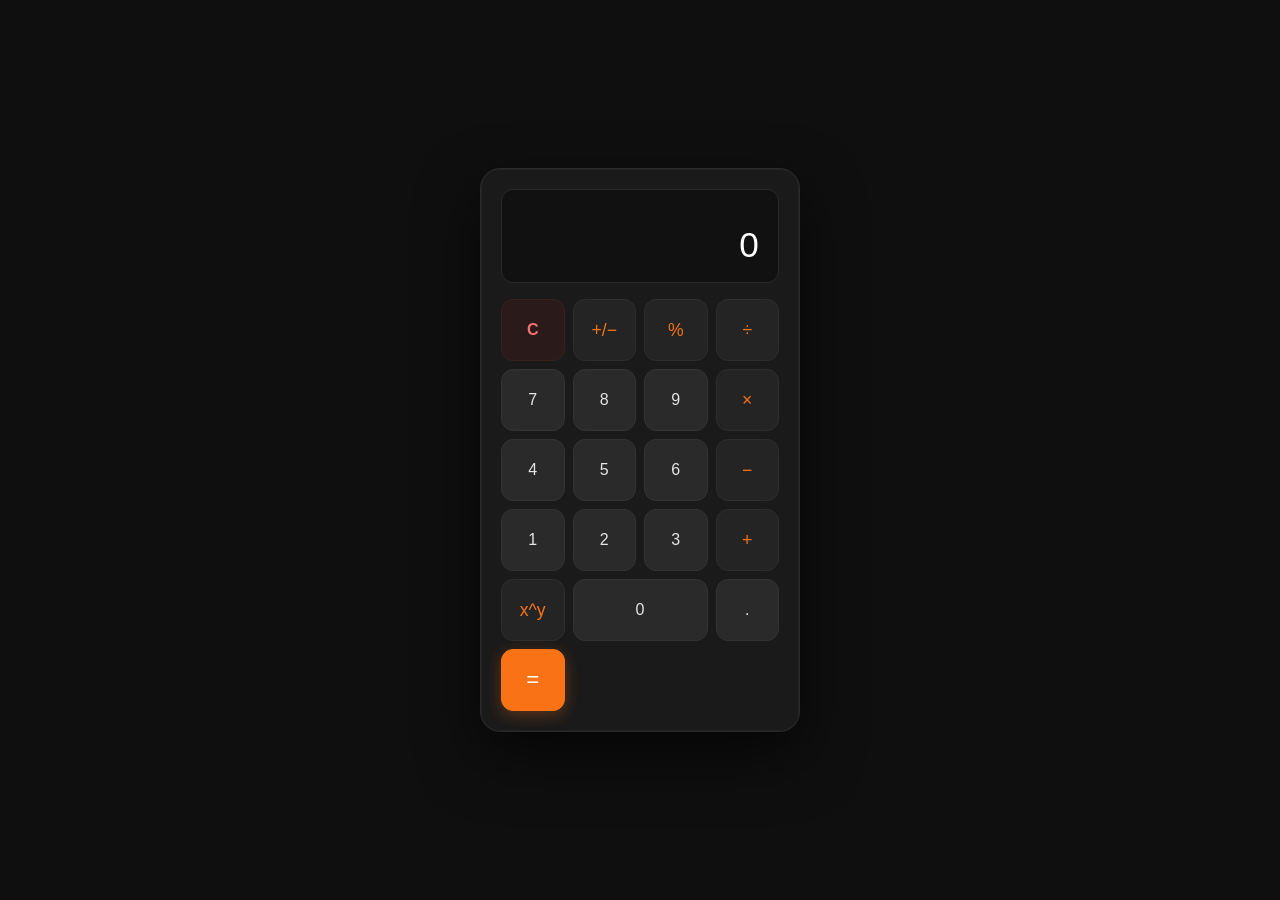
<file: csc 426/calculator-app/index.html>
<!DOCTYPE html>
<html lang="en">
<head>
  <meta charset="UTF-8">
  <meta name="viewport" content="width=device-width, initial-scale=1.0">
  <title>Document</title>
  <link rel="stylesheet" href="style.css">
</head>
<body>
  <div class="calculator" role="application" aria-label="Calculator">
  <div class="display" aria-live="polite">
    <div class="display-expr" id="expr"></div>
    <div class="display-val"  id="val">0</div>
  </div>

  <div class="grid">
    <button class="btn-clear" onclick="calc.clear()"       aria-label="Clear">C</button>
    <button class="btn-op"    onclick="calc.toggleSign()"  aria-label="Toggle sign">+/−</button>
    <button class="btn-op"    onclick="calc.op('%')"       aria-label="Modulus">%</button>
    <button class="btn-op"    onclick="calc.op('/')"       aria-label="Divide">÷</button>

    <button onclick="calc.digit('7')">7</button>
    <button onclick="calc.digit('8')">8</button>
    <button onclick="calc.digit('9')">9</button>
    <button class="btn-op" onclick="calc.op('*')"  aria-label="Multiply">×</button>

    <button onclick="calc.digit('4')">4</button>
    <button onclick="calc.digit('5')">5</button>
    <button onclick="calc.digit('6')">6</button>
    <button class="btn-op" onclick="calc.op('-')"  aria-label="Subtract">−</button>

    <button onclick="calc.digit('1')">1</button>
    <button onclick="calc.digit('2')">2</button>
    <button onclick="calc.digit('3')">3</button>
    <button class="btn-op" onclick="calc.op('+')"  aria-label="Add">+</button>

    <button class="btn-op" onclick="calc.op('^')"  aria-label="Power">x^y</button>
    <button class="btn-zero" onclick="calc.digit('0')">0</button>
    <button onclick="calc.dot()">.</button>
    <button class="btn-eq" onclick="calc.equals()" aria-label="Equals">=</button>
  </div>
</div>


<script src="script.js"></script>
</body>
</html>
</file>
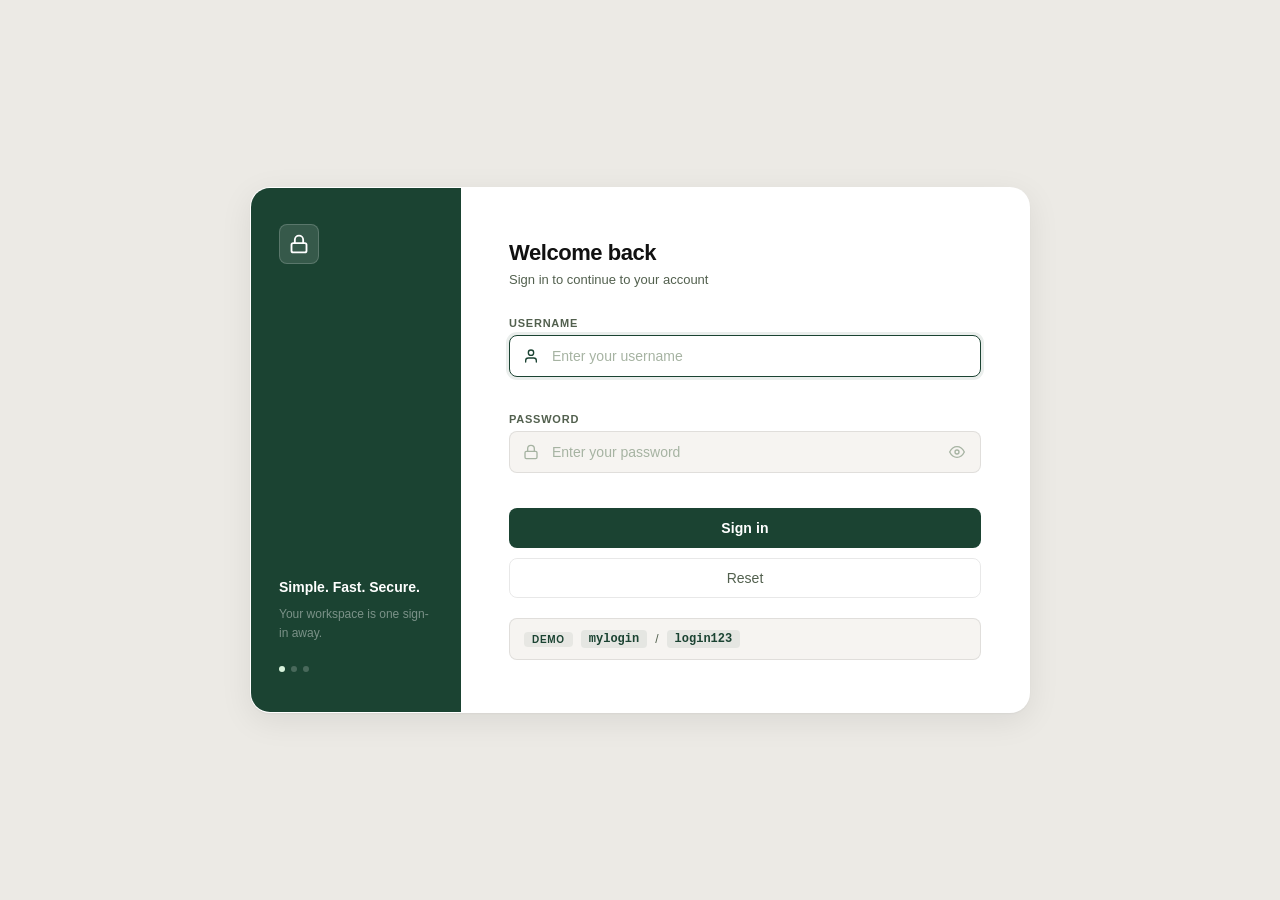
<file: csc 426/login-app/index.html>
<!DOCTYPE html>
<html lang="en">
<head>
  <meta charset="UTF-8" />
  <meta name="viewport" content="width=device-width, initial-scale=1.0" />
  <title>Sign In</title>
  <link rel="stylesheet" href="style.css" />
</head>
<body>

  <div class="page">
    <div class="card">

      <!-- Left panel -->
      <div class="card-left">
        <div class="brand-icon">
          <svg width="20" height="20" viewBox="0 0 24 24" fill="none" stroke="currentColor" stroke-width="2.2" stroke-linecap="round" stroke-linejoin="round"><rect x="3" y="11" width="18" height="11" rx="2"/><path d="M7 11V7a5 5 0 0 1 10 0v4"/></svg>
        </div>
        <div class="left-copy">
          <div class="left-title">Simple. Fast. Secure.</div>
          <div class="left-sub">Your workspace is one sign-in away.</div>
          <div class="left-dots">
            <div class="dot active"></div>
            <div class="dot"></div>
            <div class="dot"></div>
          </div>
        </div>
      </div>

      <!-- Right panel -->
      <div class="card-right">

        <div class="form-head">
          <h1 class="heading">Welcome back</h1>
          <p class="sub">Sign in to continue to your account</p>
        </div>

        <!-- Alert banner -->
        <div id="alert" class="alert" role="alert" aria-live="polite" hidden>
          <svg class="alert-icon" width="16" height="16" viewBox="0 0 24 24" fill="none" stroke="currentColor" stroke-width="2" stroke-linecap="round" stroke-linejoin="round"><circle cx="12" cy="12" r="10"/><line x1="12" y1="8" x2="12" y2="12"/><line x1="12" y1="16" x2="12.01" y2="16"/></svg>
          <span id="alert-text"></span>
        </div>

        <form id="form" novalidate>

          <!-- Username -->
          <div class="field" id="field-u">
            <label for="username">Username</label>
            <div class="input-wrap">
              <svg class="field-icon" width="16" height="16" viewBox="0 0 24 24" fill="none" stroke="currentColor" stroke-width="2" stroke-linecap="round" stroke-linejoin="round" aria-hidden="true"><path d="M20 21v-2a4 4 0 0 0-4-4H8a4 4 0 0 0-4 4v2"/><circle cx="12" cy="7" r="4"/></svg>
              <input type="text" id="username" name="username" placeholder="Enter your username" autocomplete="username" maxlength="50" aria-describedby="u-err" />
            </div>
            <span class="field-err" id="u-err" role="alert"></span>
          </div>

          <!-- Password -->
          <div class="field" id="field-p">
            <label for="password">Password</label>
            <div class="input-wrap">
              <svg class="field-icon" width="16" height="16" viewBox="0 0 24 24" fill="none" stroke="currentColor" stroke-width="2" stroke-linecap="round" stroke-linejoin="round" aria-hidden="true"><rect x="3" y="11" width="18" height="11" rx="2"/><path d="M7 11V7a5 5 0 0 1 10 0v4"/></svg>
              <input type="password" id="password" name="password" placeholder="Enter your password" autocomplete="current-password" aria-describedby="p-err" />
              <button type="button" id="toggle-pw" class="pw-toggle" aria-label="Show password">
                <svg id="eye" width="16" height="16" viewBox="0 0 24 24" fill="none" stroke="currentColor" stroke-width="2" stroke-linecap="round" stroke-linejoin="round"><path d="M1 12s4-8 11-8 11 8 11 8-4 8-11 8-11-8-11-8z"/><circle cx="12" cy="12" r="3"/></svg>
              </button>
            </div>
            <span class="field-err" id="p-err" role="alert"></span>
          </div>

          <!-- Buttons -->
          <div class="actions">
            <button type="submit" class="btn-primary" id="btn-submit">
              <span id="btn-label">Sign in</span>
              <span id="btn-spinner" class="spinner" hidden aria-hidden="true"></span>
            </button>
            <button type="reset" class="btn-ghost" id="btn-reset">Reset</button>
          </div>

        </form>

        <!-- Credentials hint -->
        <div class="hint">
          <span class="hint-label">Demo</span>
          <code>mylogin</code> / <code>login123</code>
        </div>

      </div>
    </div>
  </div>

  <!-- Success screen -->
  <div id="success-screen" class="success-screen" hidden>
    <div class="success-card">
      <div class="success-check">
        <svg width="32" height="32" viewBox="0 0 24 24" fill="none" stroke="currentColor" stroke-width="2.5" stroke-linecap="round" stroke-linejoin="round"><polyline points="20 6 9 17 4 12"/></svg>
      </div>
      <h2>You're signed in</h2>
      <p id="success-name">Welcome back!</p>
      <button class="btn-primary" style="margin-top:24px;width:100%;" onclick="goBack()">Sign in again</button>
    </div>
  </div>

  <script src="script.js"></script>
</body>
</html>
</file>
<file: csc 426/calculator-app/style.css>
*, *::before, *::after { box-sizing: border-box; margin: 0; padding: 0; }

body {
  font-family: -apple-system, BlinkMacSystemFont, 'Segoe UI', sans-serif;
  background: #0f0f0f;
  display: flex;
  flex-direction: column;
  align-items: center;
  justify-content: center;
  min-height: 100vh;
  padding: 24px 16px;
  gap: 16px;
}

/* ── Brand ─────────────────────────────────────────────────── */
.brand {
  display: flex;
  align-items: center;
  gap: 10px;
  align-self: flex-start;
  max-width: 320px;
  width: 100%;
}
.brand-icon {
  width: 32px; height: 32px;
  background: #f97316;
  border-radius: 8px;
  display: flex; align-items: center; justify-content: center;
  color: #fff; flex-shrink: 0;
}
.brand-name {
  font-size: .82rem;
  font-weight: 700;
  color: #ffffff;
  letter-spacing: .1em;
  text-transform: uppercase;
}

/* ── Calculator ─────────────────────────────────────────────── */
.calculator {
  width: 100%;
  max-width: 320px;
  background: #1a1a1a;
  border: 1px solid #2a2a2a;
  border-radius: 20px;
  padding: 20px;
  box-shadow: 0 24px 60px rgba(0,0,0,0.6), 0 0 0 1px rgba(255,255,255,0.04) inset;
}

/* ── Display ────────────────────────────────────────────────── */
.display {
  background: #111111;
  border: 1px solid #2a2a2a;
  border-radius: 12px;
  padding: 18px 20px;
  margin-bottom: 16px;
  text-align: right;
  min-height: 90px;
  display: flex;
  flex-direction: column;
  justify-content: space-between;
}
.display-expr {
  font-size: 0.78rem;
  color: #555;
  min-height: 18px;
  word-break: break-all;
  font-variant-numeric: tabular-nums;
}
.display-val {
  font-size: 2.2rem;
  font-weight: 300;
  color: #ffffff;
  word-break: break-all;
  line-height: 1.1;
  letter-spacing: -0.02em;
  font-variant-numeric: tabular-nums;
}
.display-val.error { color: #f87171; font-size: 1.3rem; }

/* ── Grid ───────────────────────────────────────────────────── */
.grid {
  display: grid;
  grid-template-columns: repeat(4, 1fr);
  gap: 8px;
}

/* ── Buttons ────────────────────────────────────────────────── */
button {
  background: #2a2a2a;
  border: 1px solid #333;
  border-radius: 12px;
  color: #e5e5e5;
  font-size: 1rem;
  font-family: inherit;
  font-weight: 400;
  height: 62px;
  cursor: pointer;
  transition: background 0.1s, transform 0.08s;
  display: flex; align-items: center; justify-content: center;
  user-select: none;
}
button:hover  { background: #333; }
button:active { transform: scale(0.93); }
button:focus-visible { outline: 2px solid #f97316; outline-offset: 2px; }

/* Operator buttons */
.btn-op {
  background: #242424;
  color: #f97316;
  font-size: 1.1rem;
  font-weight: 500;
  border-color: #2e2e2e;
}
.btn-op:hover { background: #2e2e2e; }

/* Clear */
.btn-clear {
  background: #2a1a1a;
  color: #f87171;
  font-weight: 600;
  border-color: #3a2020;
}
.btn-clear:hover { background: #3a2020; }

/* Equals */
.btn-eq {
  background: #f97316;
  color: #fff;
  border-color: #f97316;
  font-size: 1.4rem;
  font-weight: 500;
  box-shadow: 0 4px 16px rgba(249,115,22,0.3);
}
.btn-eq:hover { background: #ea6c0a; border-color: #ea6c0a; box-shadow: 0 6px 20px rgba(249,115,22,0.45); }

/* Zero */
.btn-zero { grid-column: span 2; }

/* ── Hint ───────────────────────────────────────────────────── */
.keyboard-hint {
  font-size: 0.72rem;
  color: #3a3a3a;
  text-align: center;
  max-width: 320px;
  width: 100%;
}

/* ── Responsive ─────────────────────────────────────────────── */
@media (max-width: 380px) {
  .calculator { padding: 16px; }
  button { height: 54px; font-size: 0.9rem; }
  .display-val { font-size: 1.8rem; }
}

@media (prefers-reduced-motion: reduce) {
  button { transition: none; }
}
</file>
<file: csc 426/login-app/style.css>
*, *::before, *::after {
  box-sizing: border-box;
  margin: 0;
  padding: 0;
}

:root {
  --navy:        #1b4332;
  --navy-hover:  #163527;
  --navy-light:  rgba(27, 67, 50, 0.07);

  --bg:          #eceae5;
  --surface:     #ffffff;
  --surface-2:   #f6f4f1;

  --border:      rgba(0, 0, 0, 0.09);
  --border-focus:#1b4332;

  --text-1:      #111111;
  --text-2:      #52604e;
  --text-3:      #a6b3a2;

  --success-bg:     #ecfdf5;
  --success-text:   #059669;
  --success-border: #a7f3d0;

  --error-bg:     #fef2f2;
  --error-text:   #dc2626;
  --error-border: #fecaca;

  --radius:    12px;
  --radius-sm:  8px;
  --radius-lg: 20px;
}

html {
  font-size: 16px;
  -webkit-font-smoothing: antialiased;
}

body {
  font-family: -apple-system, BlinkMacSystemFont, 'Inter', 'Segoe UI', sans-serif;
  background: var(--bg);
  color: var(--text-1);
  min-height: 100vh;
  display: flex;
  align-items: center;
  justify-content: center;
  padding: 24px 16px;
}

/* ── Page ───────────────────────────────────────────────── */
.page {
  width: 100%;
  max-width: 780px;
}

/* ── Card — split two-panel ─────────────────────────────── */
.card {
  display: flex;
  min-height: 500px;
  border-radius: var(--radius-lg);
  overflow: hidden;
  border: 1px solid rgba(255,255,255,0.6);
  background: var(--surface);
  box-shadow:
    0 1px 2px rgba(0,0,0,0.04),
    0 8px 32px rgba(0,0,0,0.08);
  transition: box-shadow 0.25s ease;
}

.card:hover {
  box-shadow:
    0 1px 2px rgba(0,0,0,0.04),
    0 16px 48px rgba(0,0,0,0.12);
}

/* ── Left panel ─────────────────────────────────────────── */
.card-left {
  width: 210px;
  flex-shrink: 0;
  background: var(--navy);
  display: flex;
  flex-direction: column;
  justify-content: space-between;
  padding: 36px 28px 40px;
}

.brand-icon {
  width: 40px;
  height: 40px;
  background: rgba(255,255,255,0.12);
  border: 1px solid rgba(255,255,255,0.18);
  border-radius: var(--radius-sm);
  display: flex;
  align-items: center;
  justify-content: center;
  flex-shrink: 0;
  color: #fff;
}

.left-copy { margin-top: auto; }

.left-title {
  color: #fff;
  font-size: 14px;
  font-weight: 600;
  line-height: 1.55;
  margin-bottom: 6px;
}

.left-sub {
  color: rgba(255,255,255,0.42);
  font-size: 12px;
  line-height: 1.65;
}

.left-dots {
  display: flex;
  gap: 6px;
  margin-top: 22px;
}

.dot {
  width: 6px;
  height: 6px;
  border-radius: 50%;
  background: rgba(255,255,255,0.2);
}

.dot.active { background: #d8f3dc; }

/* ── Right panel ─────────────────────────────────────────── */
.card-right {
  flex: 1;
  padding: 52px 48px;
  display: flex;
  flex-direction: column;
  justify-content: center;
}

/* ── Form heading ────────────────────────────────────────── */
.form-head { margin-bottom: 28px; }

.heading {
  font-size: 22px;
  font-weight: 700;
  color: var(--text-1);
  letter-spacing: -0.02em;
  margin-bottom: 4px;
}

.sub {
  font-size: 13px;
  color: var(--text-2);
  line-height: 1.5;
}

/* ── Alert ───────────────────────────────────────────────── */
.alert {
  display: flex;
  align-items: flex-start;
  gap: 10px;
  padding: 11px 14px;
  border-radius: var(--radius-sm);
  font-size: 13px;
  line-height: 1.5;
  margin-bottom: 18px;
  animation: fadeSlide 0.2s ease;
}

.alert[hidden] { display: none; }

.alert.is-error {
  background: var(--error-bg);
  color: var(--error-text);
  border-left: 3px solid var(--error-text);
}

.alert.is-success {
  background: var(--success-bg);
  color: var(--success-text);
  border-left: 3px solid var(--success-text);
}

.alert-icon { flex-shrink: 0; margin-top: 1px; }

@keyframes fadeSlide {
  from { opacity: 0; transform: translateY(-5px); }
  to   { opacity: 1; transform: translateY(0); }
}

/* ── Fields ──────────────────────────────────────────────── */
.field { margin-bottom: 16px; }

label {
  display: block;
  font-size: 11px;
  font-weight: 600;
  color: var(--text-2);
  margin-bottom: 6px;
  letter-spacing: 0.07em;
  text-transform: uppercase;
}

.input-wrap {
  position: relative;
  display: flex;
  align-items: center;
  background: var(--surface-2);
  border: 1px solid var(--border);
  border-radius: var(--radius-sm);
  transition: border-color 0.15s, background 0.15s, box-shadow 0.15s;
}

.input-wrap:focus-within {
  border-color: var(--border-focus);
  background: var(--surface);
  box-shadow: 0 0 0 3px rgba(27, 67, 50, 0.09);
}

.field-icon {
  position: absolute;
  left: 13px;
  color: var(--text-3);
  pointer-events: none;
  transition: color 0.15s;
  width: 16px;
  height: 16px;
  flex-shrink: 0;
}

.input-wrap:focus-within .field-icon { color: var(--navy); }

input[type="text"],
input[type="password"] {
  width: 100%;
  background: transparent;
  border: none;
  border-radius: var(--radius-sm);
  padding: 12px 44px 12px 42px;
  font-size: 14px;
  font-family: inherit;
  color: var(--text-1);
  outline: none;
}

input::placeholder { color: var(--text-3); }

/* Validation states */
.field.is-valid   .input-wrap { border-color: var(--success-text); }
.field.is-invalid .input-wrap { border-color: var(--error-text); }
.field.is-invalid .input-wrap:focus-within { box-shadow: 0 0 0 3px rgba(220,38,38,0.09); }
.field.is-invalid .field-icon { color: var(--error-text); }
.field.is-valid   .field-icon { color: var(--success-text); }

.field-err {
  display: block;
  font-size: 12px;
  color: var(--error-text);
  margin-top: 5px;
  min-height: 1.2em;
  font-weight: 500;
}

/* ── Password toggle ─────────────────────────────────────── */
.pw-toggle {
  position: absolute;
  right: 10px;
  background: none;
  border: none;
  cursor: pointer;
  color: var(--text-3);
  padding: 5px;
  border-radius: 5px;
  display: flex;
  align-items: center;
  transition: color 0.15s, background 0.15s;
}

.pw-toggle:hover {
  color: var(--navy);
  background: var(--navy-light);
}

.pw-toggle:focus-visible {
  outline: 2px solid var(--navy);
  outline-offset: 2px;
}

/* ── Buttons ─────────────────────────────────────────────── */
.actions {
  display: flex;
  flex-direction: column;
  gap: 10px;
  margin-top: 8px;
}

.btn-primary {
  width: 100%;
  padding: 12px 24px;
  background: var(--navy);
  color: #fff;
  border: none;
  border-radius: var(--radius-sm);
  font-family: inherit;
  font-size: 14px;
  font-weight: 600;
  cursor: pointer;
  display: flex;
  align-items: center;
  justify-content: center;
  gap: 8px;
  letter-spacing: 0.01em;
  transition: opacity 0.15s, transform 0.15s;
}

.btn-primary:hover:not(:disabled) {
  opacity: 0.87;
  transform: translateY(-1px);
}

.btn-primary:active:not(:disabled) { transform: translateY(0); }
.btn-primary:disabled { opacity: 0.5; cursor: not-allowed; }

.btn-ghost {
  width: 100%;
  padding: 11px 24px;
  background: transparent;
  color: var(--text-2);
  border: 1px solid var(--border);
  border-radius: var(--radius-sm);
  font-family: inherit;
  font-size: 14px;
  font-weight: 500;
  cursor: pointer;
  display: flex;
  align-items: center;
  justify-content: center;
  gap: 8px;
  transition: background 0.15s, color 0.15s, border-color 0.15s;
}

.btn-ghost:hover {
  background: var(--surface-2);
  color: var(--text-1);
  border-color: var(--text-3);
}

/* ── Spinner ─────────────────────────────────────────────── */
.spinner {
  width: 15px;
  height: 15px;
  border: 2px solid rgba(255,255,255,0.3);
  border-top-color: #fff;
  border-radius: 50%;
  animation: spin 0.65s linear infinite;
}

.spinner[hidden] { display: none; }

@keyframes spin { to { transform: rotate(360deg); } }

/* ── Hint ────────────────────────────────────────────────── */
.hint {
  margin-top: 20px;
  padding: 11px 14px;
  background: var(--surface-2);
  border: 1px solid var(--border);
  border-radius: var(--radius-sm);
  font-size: 12px;
  color: var(--text-2);
  display: flex;
  align-items: center;
  gap: 8px;
  flex-wrap: wrap;
}

.hint-label {
  font-weight: 700;
  font-size: 10px;
  letter-spacing: 0.07em;
  text-transform: uppercase;
  color: var(--navy);
  background: var(--navy-light);
  padding: 2px 8px;
  border-radius: 4px;
}

code {
  font-family: 'SF Mono', 'Fira Code', 'Courier New', monospace;
  font-size: 12px;
  font-weight: 600;
  color: var(--navy);
  background: rgba(27,67,50,0.08);
  padding: 2px 8px;
  border-radius: 4px;
}

/* ── Success screen ──────────────────────────────────────── */
.success-screen {
  position: fixed;
  inset: 0;
  background: var(--bg);
  display: flex;
  align-items: center;
  justify-content: center;
  padding: 24px;
  animation: fadeIn 0.3s ease;
  z-index: 1000;
}

.success-screen[hidden] { display: none; }

@keyframes fadeIn {
  from { opacity: 0; }
  to   { opacity: 1; }
}

.success-card {
  background: var(--surface);
  border: 1px solid var(--border);
  border-radius: var(--radius-lg);
  padding: 52px 40px;
  max-width: 380px;
  width: 100%;
  text-align: center;
  box-shadow: 0 8px 32px rgba(0,0,0,0.08);
}

.success-check {
  width: 72px;
  height: 72px;
  background: var(--success-bg);
  border: 1px solid var(--success-border);
  border-radius: 50%;
  display: flex;
  align-items: center;
  justify-content: center;
  color: var(--success-text);
  margin: 0 auto 24px;
  animation: popIn 0.45s cubic-bezier(0.34, 1.56, 0.64, 1);
}

@keyframes popIn {
  from { transform: scale(0.3); opacity: 0; }
  to   { transform: scale(1);   opacity: 1; }
}

.success-card h2 {
  font-size: 20px;
  font-weight: 700;
  color: var(--text-1);
  margin-bottom: 8px;
  letter-spacing: -0.01em;
}

.success-card p {
  font-size: 14px;
  color: var(--text-2);
}

/* ── Responsive ──────────────────────────────────────────── */
@media (max-width: 580px) {
  .card-left { display: none; }
  .card-right { padding: 40px 28px; }
  .heading { font-size: 20px; }
}

@media (prefers-reduced-motion: reduce) {
  *, .spinner, .card, .btn-primary, .success-check {
    animation: none !important;
    transition: none !important;
  }
}
</file>
